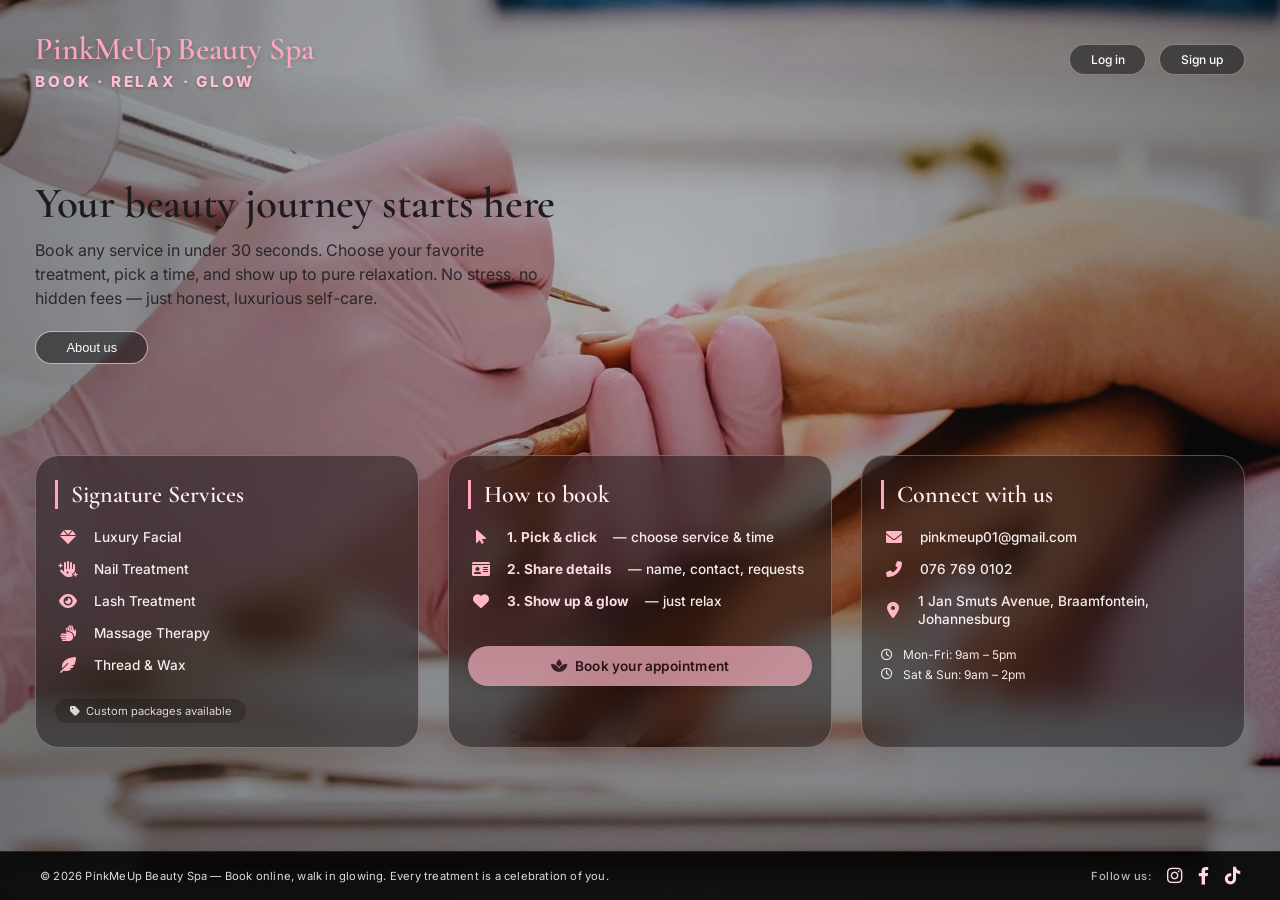
<file: index.html>
<!DOCTYPE html>
<html lang="en">
<head>
  <meta charset="UTF-8">
  <meta name="viewport" content="width=device-width, initial-scale=1.0, viewport-fit=cover, user-scalable=yes">
  <title>PinkMeUp Beauty Spa — Book & Unwind</title>
  <link rel="stylesheet" href="https://cdnjs.cloudflare.com/ajax/libs/font-awesome/6.0.0-beta3/css/all.min.css">
  <link href="https://fonts.googleapis.com/css2?family=Inter:opsz,wght@14..32,300;400;500;600;700;800&display=swap" rel="stylesheet">
  <link href="https://fonts.googleapis.com/css2?family=Cormorant+Garamond:wght@400;500;600;700&display=swap" rel="stylesheet">
  <style>
    * {
      margin: 0;
      padding: 0;
      box-sizing: border-box;
    }

    html, body {
      height: 100%;
      overflow-x: hidden;
    }

    body {
      font-family: 'Inter', sans-serif;
      background-image: url('Icons/nails2.jpg');
      background-size: cover;
      background-position: center 40%;
      background-repeat: no-repeat;
      background-attachment: fixed;
      display: flex;
      flex-direction: column;
    }

    .vignette {
      position: fixed;
      top: 0;
      left: 0;
      width: 100%;
      height: 100%;
      background: radial-gradient(circle at 50% 30%, rgba(0,0,0,0.08), rgba(0,0,0,0.4));
      z-index: 0;
      pointer-events: none;
    }

    .main {
      flex: 1;
      display: flex;
      flex-direction: column;
      justify-content: space-between;
      padding: 1.8rem 2.2rem 0 2.2rem;
      position: relative;
      z-index: 2;
      gap: 2rem;
    }

    .top-row {
      display: flex;
      justify-content: space-between;
      align-items: center;
      flex-wrap: wrap;
      gap: 1rem;
      background: transparent;
    }

    .brand h1 {
      font-family: 'Cormorant Garamond', serif;
      font-size: 2rem;
      font-weight: 600;
      color: #FFA5C0;
      text-shadow: 0 2px 5px rgba(0,0,0,0.2);
      letter-spacing: -0.2px;
    }

    .brand p {
      font-size: 0.95rem;
      font-weight: 800;
      letter-spacing: 2.8px;
      color: #FFBED2;
      text-shadow: 0 1px 3px rgba(0,0,0,0.3);
      margin-top: 4px;
      font-family: 'Inter', sans-serif;
    }

    .auth-group {
      display: flex;
      gap: 0.8rem;
    }

    .auth-btn {
      text-decoration: none;
      padding: 0.45rem 1.3rem;
      border-radius: 2rem;
      font-weight: 500;
      font-size: 0.75rem;
      transition: all 0.2s ease;
      background: rgba(0,0,0,0.45);
      border: 1px solid rgba(255,255,255,0.35);
      color: white;
      backdrop-filter: blur(5px);
    }

    .auth-btn:hover {
      background: rgba(0,0,0,0.65);
      transform: translateY(-1px);
      border-color: rgba(255,180,200,0.6);
    }

    .hero-text {
      text-align: left;
      max-width: 620px;
      margin: 0;
    }

    .hero-text h2 {
      font-family: 'Cormorant Garamond', serif;
      font-size: 2.7rem;
      font-weight: 600;
      color: #1E1A1D;
      letter-spacing: -0.4px;
      line-height: 1.2;
      margin-bottom: 0.5rem;
    }

    .hero-text p {
      font-size: 1rem;
      font-weight: 400;
      color: #232023;
      line-height: 1.5;
      margin: 0.5rem 0 1.3rem;
      max-width: 520px;
      opacity: 0.92;
    }

    .about-btn {
      background: rgba(0,0,0,0.45);
      border: 1px solid rgba(255,220,230,0.7);
      padding: 0.5rem 1.9rem;
      border-radius: 2rem;
      font-size: 0.8rem;
      font-weight: 500;
      color: white;
      cursor: pointer;
      transition: all 0.2s;
      backdrop-filter: blur(3px);
    }

    .about-btn:hover {
      background: rgba(0,0,0,0.65);
      transform: translateY(-1px);
      border-color: #FFB7C5;
    }

    .cards-row {
      display: flex;
      flex-wrap: wrap;
      gap: 1.8rem;
      justify-content: center;
      margin: 0.25rem 0 0;
    }

    .glass-card {
      flex: 1;
      min-width: 240px;
      background: rgba(20, 15, 18, 0.48);
      backdrop-filter: blur(16px);
      border-radius: 1.5rem;
      padding: 1.5rem 1.2rem;
      border: 1px solid rgba(255, 220, 230, 0.3);
      transition: all 0.3s cubic-bezier(0.2, 0, 0, 1);
      display: flex;
      flex-direction: column;
      box-shadow: 0 12px 28px rgba(0,0,0,0.08);
    }

    .glass-card:hover {
      transform: translateY(-4px);
      background: rgba(20, 15, 18, 0.65);
      border-color: rgba(255, 165, 192, 0.6);
      box-shadow: 0 20px 32px rgba(0,0,0,0.12);
    }

    .card-title {
      font-family: 'Cormorant Garamond', serif;
      font-size: 1.5rem;
      font-weight: 600;
      color: #FFF0F3;
      margin-bottom: 1.2rem;
      border-left: 3px solid #FFA5C0;
      padding-left: 0.8rem;
    }

    .service-item, .step-item, .contact-item {
      display: flex;
      align-items: center;
      gap: 0.8rem;
      margin-bottom: 0.85rem;
      color: rgba(255,250,250,0.94);
      font-size: 0.85rem;
      font-weight: 500;
      line-height: 1.35;
    }

    .service-item i, .step-item i, .contact-item i {
      width: 26px;
      color: #FFB7C5;
      font-size: 1rem;
      text-align: center;
    }

    .step-item strong {
      color: #FFDAE5;
      font-weight: 700;
      margin-right: 0.2rem;
    }

    .booking-wrapper {
      margin-top: 1.4rem;
      text-align: center;
    }

    .book-link {
      display: inline-flex;
      align-items: center;
      justify-content: center;
      gap: 8px;
      background: rgba(255, 183, 197, 0.7);
      width: 100%;
      padding: 0.75rem 0.5rem;
      border-radius: 2rem;
      font-weight: 600;
      font-size: 0.85rem;
      color: #2C121B;
      text-decoration: none;
      transition: all 0.25s ease;
      font-family: 'Inter', sans-serif;
      letter-spacing: 0.2px;
      box-shadow: 0 2px 6px rgba(0,0,0,0.05);
      backdrop-filter: blur(2px);
    }

    .book-link:hover {
      background: rgba(255, 183, 197, 0.85);
      transform: translateY(-2px);
      box-shadow: 0 8px 18px rgba(0,0,0,0.1);
    }

    .book-link i {
      font-size: 0.9rem;
      color: #3D1F2C;
    }

    .hours-text {
      color: rgba(255,250,250,0.92);
      font-size: 0.75rem;
      margin-top: 0.3rem;
      display: flex;
      align-items: center;
      gap: 0.6rem;
    }

    .step-note {
      font-size: 0.7rem;
      color: rgba(255,240,245,0.85);
      margin-top: 0.7rem;
      display: flex;
      align-items: center;
      gap: 6px;
      background: rgba(0,0,0,0.2);
      border-radius: 2rem;
      padding: 0.3rem 0.9rem;
      width: fit-content;
    }

    .footer-band {
      width: 100vw;
      position: relative;
      left: 50%;
      right: 50%;
      margin-left: -50vw;
      margin-right: -50vw;
      background: #000000dd;
      backdrop-filter: blur(4px);
      padding: 0.85rem 1rem;
      border-top: 1px solid rgba(255,255,255,0.1);
      margin-top: 1rem;
      margin-bottom: 0;
    }

    .footer-container {
      max-width: 1200px;
      margin: 0 auto;
      display: flex;
      flex-wrap: wrap;
      justify-content: space-between;
      align-items: center;
      gap: 1rem;
    }

    .footer-copyright {
      font-size: 0.7rem;
      color: rgba(255,255,255,0.85);
      letter-spacing: 0.2px;
    }

    .footer-social {
      display: flex;
      align-items: center;
      gap: 1rem;
    }

    .follow-text {
      font-size: 0.7rem;
      color: rgba(255,255,255,0.7);
      letter-spacing: 0.5px;
      font-weight: 500;
    }

    .footer-social a {
      color: #FFDAE5;
      font-size: 1.1rem;
      transition: all 0.2s;
      text-decoration: none;
    }

    .footer-social a:hover {
      color: white;
      transform: scale(1.1);
    }

    body {
      margin: 0;
      padding: 0;
    }

    .modal {
      display: none;
      position: fixed;
      top: 0;
      left: 0;
      width: 100%;
      height: 100%;
      background: rgba(0,0,0,0.65);
      backdrop-filter: blur(10px);
      align-items: center;
      justify-content: center;
      z-index: 2000;
      padding: 2rem;
    }

    .modal-content {
      background: white;
      max-width: 580px;
      width: 100%;
      border-radius: 1.8rem;
      padding: 2rem 2rem 1.8rem;
      text-align: left;
      box-shadow: 0 25px 40px rgba(0,0,0,0.2);
      margin: 0 auto;
      max-height: 90vh;
      overflow-y: auto;
    }

    .modal-content h4 {
      font-family: 'Cormorant Garamond', serif;
      font-size: 1.9rem;
      color: #C43A6B;
      margin-bottom: 1rem;
      text-align: center;
    }

    .modal-content p {
      font-size: 0.95rem;
      color: #3E2A32;
      line-height: 1.6;
      margin-bottom: 1rem;
    }

    .modal-content strong {
      color: #C43A6B;
    }

    .close-modal {
      background: linear-gradient(105deg, #D43F6B, #B83A62);
      border: none;
      padding: 0.6rem 2rem;
      border-radius: 2rem;
      color: white;
      font-weight: 600;
      cursor: pointer;
      transition: 0.2s;
      display: block;
      margin: 1rem auto 0.5rem;
      font-size: 0.9rem;
    }

    .close-modal:hover {
      transform: scale(0.98);
    }
  </style>
</head>
<body>
<div class="vignette"></div>

<div class="main">
  <div class="top-row">
    <div class="brand">
      <h1>PinkMeUp Beauty Spa</h1>
      <p>BOOK · RELAX · GLOW</p>
    </div>
    <div class="auth-group">
      <a href="prototype/login.html" class="auth-btn">Log in</a>
      <a href="signUp.html" class="auth-btn">Sign up</a>
    </div>
  </div>

  <div class="hero-text">
    <h2>Your beauty journey starts here</h2>
    <p>Book any service in under 30 seconds. Choose your favorite treatment, pick a time, and show up to pure relaxation. No stress, no hidden fees — just honest, luxurious self-care.</p>
    <button class="about-btn" id="aboutUsBtn">About us</button>
  </div>

  <div class="cards-row">
    <div class="glass-card">
      <div class="card-title">Signature Services</div>
      <div class="service-item"><i class="fas fa-gem"></i> Luxury Facial</div>
      <div class="service-item"><i class="fas fa-hand-sparkles"></i> Nail Treatment</div>
      <div class="service-item"><i class="fas fa-eye"></i> Lash Treatment</div>
      <div class="service-item"><i class="fas fa-hands"></i> Massage Therapy</div>
      <div class="service-item"><i class="fas fa-feather-alt"></i> Thread & Wax</div>
      <div class="step-note"><i class="fas fa-tag"></i> Custom packages available</div>
    </div>

    <div class="glass-card">
      <div class="card-title">How to book</div>
      <div class="step-item"><i class="fas fa-mouse-pointer"></i> <strong>1. Pick & click</strong> — choose service & time</div>
      <div class="step-item"><i class="fas fa-id-card"></i> <strong>2. Share details</strong> — name, contact, requests</div>
      <div class="step-item"><i class="fas fa-heart"></i> <strong>3. Show up & glow</strong> — just relax</div>
      <div class="booking-wrapper">
        <a href="prototype/login.html" class="book-link">
          <i class="fas fa-spa"></i> Book your appointment
        </a>
      </div>
    </div>

    <div class="glass-card">
      <div class="card-title">Connect with us</div>
      <div class="contact-item"><i class="fas fa-envelope"></i> pinkmeup01@gmail.com</div>
      <div class="contact-item"><i class="fas fa-phone-alt"></i> 076 769 0102</div>
      <div class="contact-item"><i class="fas fa-map-marker-alt"></i> 1 Jan Smuts Avenue, Braamfontein, Johannesburg</div>
      <div class="hours-text"><i class="far fa-clock"></i> Mon-Fri: 9am – 5pm</div>
      <div class="hours-text"><i class="far fa-clock"></i> Sat & Sun: 9am – 2pm</div>
    </div>
  </div>

  <div class="footer-band">
    <div class="footer-container">
      <div class="footer-copyright">
        © 2026 PinkMeUp Beauty Spa — Book online, walk in glowing. Every treatment is a celebration of you.
      </div>
      <div class="footer-social">
        <span class="follow-text">Follow us:</span>
        <a href="https://www.instagram.com/pinkmeup.beauty?igsh=MW9vM3hpYjZuc3E2bw%3D%3D" target="_blank" rel="noopener noreferrer"><i class="fab fa-instagram"></i></a>
        <a href="https://web.facebook.com/PinkxMeUp" target="_blank" rel="noopener noreferrer"><i class="fab fa-facebook-f"></i></a>
        <a href="https://www.tiktok.com/@pinkmeup.beauty?is_from_webapp=1&sender_device=pc" target="_blank" rel="noopener noreferrer"><i class="fab fa-tiktok"></i></a>
      </div>
    </div>
  </div>
</div>

<div id="aboutModal" class="modal">
  <div class="modal-content">
    <h4>Our story</h4>
    <p><strong>PinkMeUp Beauty Spa & Academy</strong> was founded by <strong>Phumuzile Moyo</strong>, a self-taught beauty entrepreneur who turned her passion into a thriving business. Growing up as the only girl with four brothers, she developed resilience and a strong work ethic. After working in retail and later at Sorbet, she launched a mobile beauty service and then opened her first spa at Wits University in <strong>2021</strong>.</p>
    <p>Today, PinkMeUp is located inside <strong>Wits University, Matrix Building, Floor 1</strong>, offering luxury facials, nail treatments, lash artistry, massage therapy, and waxing. The business also operates a <strong>QCTO and SDCC accredited academy</strong>, providing professional beauty courses and short programs.</p>
    <p>Ms. Moyo manages daily operations with a focus on efficiency, staff development, and personalized client experiences. This web-based booking system was created to solve scheduling conflicts, reduce manual work, and give clients an easy way to book services — all while giving the manager clear insights into staff workloads and service trends.</p>
    <p>For inquiries, reach out at <strong>pinkmeup01@gmail.com</strong> or call 076 769 0102.</p>
    <button class="close-modal" id="closeModalBtn">Close</button>
  </div>
</div>

<script>
  const modal = document.getElementById('aboutModal');
  const aboutBtn = document.getElementById('aboutUsBtn');
  const closeBtn = document.getElementById('closeModalBtn');

  aboutBtn.onclick = function() {
    modal.style.display = 'flex';
  }

  closeBtn.onclick = function() {
    modal.style.display = 'none';
  }

  window.onclick = function(event) {
    if (event.target == modal) {
      modal.style.display = 'none';
    }
  }
</script>
</body>
</html>
</file>
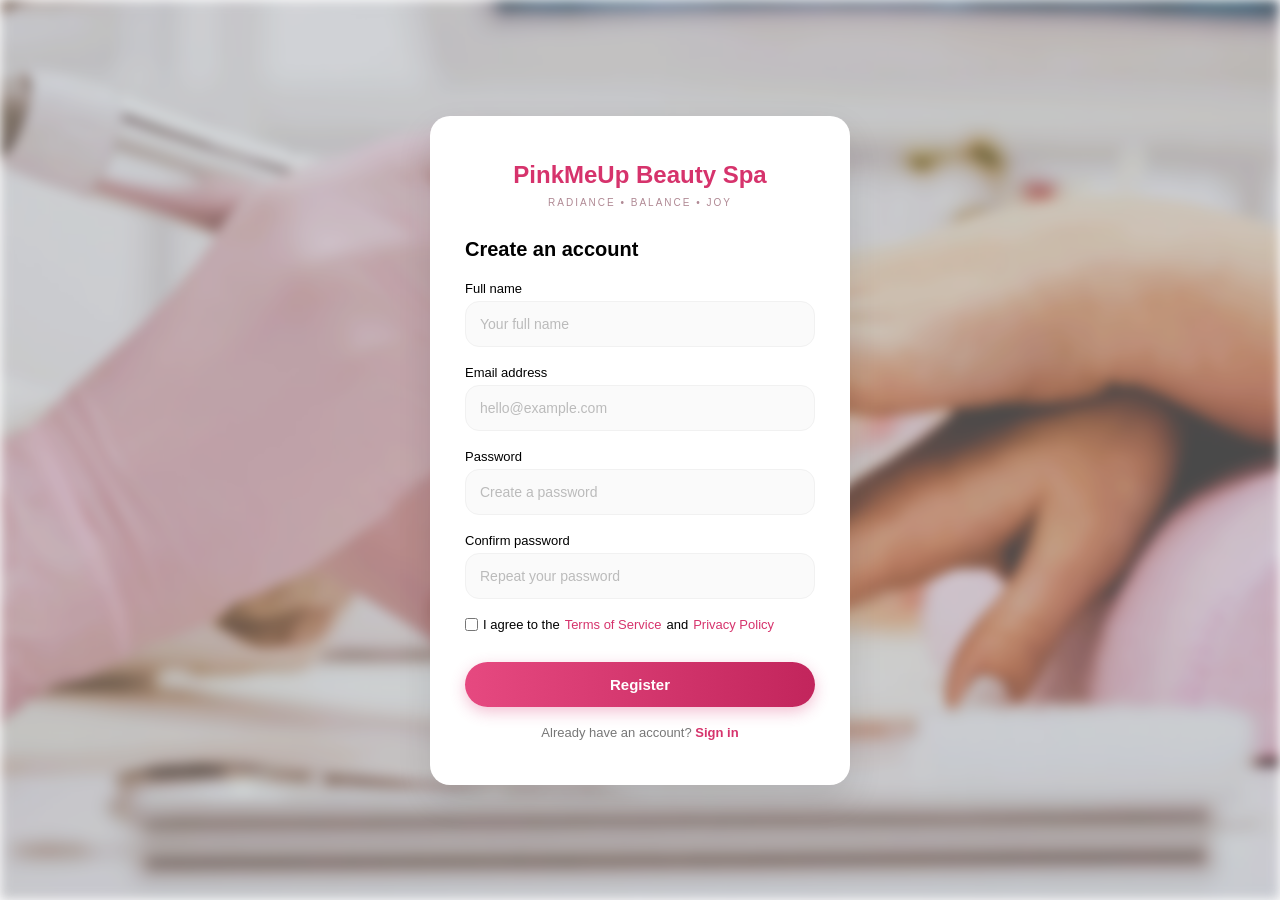
<file: signUp.html>
<!DOCTYPE html>
<html lang="en">
<head>
    <meta charset="UTF-8">
    <meta name="viewport" content="width=device-width, initial-scale=1.0, viewport-fit=cover">
    <title>PinkMeUp Beauty Spa — Create Account</title>
    <style>
        * { margin: 0; padding: 0; box-sizing: border-box; font-family: Arial, sans-serif; }

        body {
            position: relative;
            min-height: 100vh;
            display: flex;
            justify-content: center;
            align-items: center;
            padding: 20px;
        }

        body::before {
            content: "";
            position: fixed;
            inset: 0;
            background-image: url('Icons/nails2.jpg');
            background-size: cover;
            background-position: center;
            filter: blur(6px);
            opacity: 0.75;
            z-index: -1;
        }

        .container { width: 100%; display: flex; justify-content: center; align-items: center; }

        .login-card {
            background: #fff;
            padding: 45px 35px;
            width: 100%;
            max-width: 420px;
            border-radius: 20px;
            box-shadow: 0 15px 35px rgba(0,0,0,0.1);
            margin: 20px auto;
        }

        header { text-align: center; }
        .logo  { color: #d6336c; font-size: 24px; font-weight: 700; }
        .tagline { font-size: 10px; color: #b08994; letter-spacing: 2px; margin: 8px 0 30px; }
        h2 { font-size: 20px; font-weight: 600; margin-bottom: 20px; }

        form { display: flex; flex-direction: column; }
        label { font-size: 13px; margin-bottom: 5px; }

        input[type="text"],
        input[type="email"],
        input[type="password"] {
            padding: 14px;
            border-radius: 14px;
            border: 1px solid #f1f1f1;
            background: #fafafa;
            margin-bottom: 18px;
            font-size: 14px;
            width: 100%;
        }
        input::placeholder { color: #bbb; }
        input:focus { border: 1px solid #d6336c; background: #fff; outline: none; }

        .options {
            display: flex;
            justify-content: space-between;
            align-items: center;
            font-size: 12px;
            margin-bottom: 25px;
        }
        .options label { display: flex; align-items: center; gap: 5px; }
        .options a { text-decoration: none; color: #d6336c; }

        button[type="submit"] {
            padding: 14px;
            border: none;
            border-radius: 30px;
            background: linear-gradient(to right, #e64980, #c2255c);
            color: white;
            font-weight: 600;
            font-size: 15px;
            cursor: pointer;
            box-shadow: 0 5px 15px rgba(214,51,108,0.3);
            transition: 0.2s;
        }
        button[type="submit"]:hover { transform: translateY(-1px); }

        .signup { margin-top: 18px; font-size: 13px; text-align: center; color: #777; }
        .signup a { color: #d6336c; font-weight: 600; text-decoration: none; }

        .message {
            padding: 12px 16px;
            border-radius: 12px;
            margin-bottom: 20px;
            text-align: center;
            font-size: 14px;
            font-weight: 500;
            display: none;
        }
        .message.success { background: #d4edda; color: #155724; border-left: 4px solid #28a745; }
        .message.error   { background: #f8d7da; color: #721c24; border-left: 4px solid #dc3545; }

        @media (max-width: 480px) {
            .login-card { padding: 35px 25px; }
            .logo { font-size: 20px; }
            h2 { font-size: 18px; }
        }
    </style>
</head>
<body>

<main class="container">
    <section class="login-card">
        <header>
            <h1 class="logo">PinkMeUp Beauty Spa</h1>
            <p class="tagline">RADIANCE • BALANCE • JOY</p>
        </header>

        <h2>Create an account</h2>

        <div id="messageArea" class="message"></div>

        <form id="signupForm">
            <label>Full name</label>
            <input type="text" id="fullName" placeholder="Your full name" required>

            <label>Email address</label>
            <input type="email" id="email" placeholder="hello@example.com" required>

            <label>Password</label>
            <input type="password" id="password" placeholder="Create a password" required>

            <label>Confirm password</label>
            <input type="password" id="confirmPassword" placeholder="Repeat your password" required>

            <section class="options">
                <label class="remember">
                    <input type="checkbox" id="termsCheckbox">
                    I agree to the <a href="#">Terms of Service</a> and <a href="#">Privacy Policy</a>
                </label>
            </section>

            <button type="submit" id="registerBtn">Register</button>

            <p class="signup">
                Already have an account? <a href="prototype/login.html">Sign in</a>
            </p>
        </form>
    </section>
</main>

<!--
  script.js holds the shared user database (STAFF_USERS, CUSTOMERS)
  and exposes registerCustomer(). The path is relative to signUp.html
  which lives at the project root, one level above prototype/.
-->
<script src="prototype/script.js"></script>
<script>
    document.getElementById('signupForm').addEventListener('submit', function (e) {
        e.preventDefault();

        const name     = document.getElementById('fullName').value.trim();
        const email    = document.getElementById('email').value.trim();
        const password = document.getElementById('password').value;
        const confirm  = document.getElementById('confirmPassword').value;
        const terms    = document.getElementById('termsCheckbox').checked;
        const msgEl    = document.getElementById('messageArea');
        const btn      = document.getElementById('registerBtn');

        function showMsg(text, type) {
            msgEl.textContent = text;
            msgEl.className   = 'message ' + type;
            msgEl.style.display = 'block';
        }

        // ── Client-side validation ──────────────────────────
        if (!name) {
            showMsg("Please enter your full name.", "error"); return;
        }
        if (password.length < 6) {
            showMsg("Password must be at least 6 characters.", "error"); return;
        }
        if (password !== confirm) {
            showMsg("Passwords do not match. Please try again.", "error"); return;
        }
        if (!terms) {
            showMsg("You must accept the Terms of Service to continue.", "error"); return;
        }

        // ── Attempt registration via shared database ────────
        const result = registerCustomer({ name, email, password });

        if (!result.ok) {
            showMsg(result.error, "error"); return;
        }

        // ── Success ─────────────────────────────────────────
        showMsg("Account created! Redirecting to your dashboard…", "success");
        btn.disabled = true;
        btn.style.opacity = "0.6";

        setTimeout(function () {
            window.location.href = "prototype/customerdashboard.html";
        }, 1400);
    });
</script>

</body>
</html>
</file>
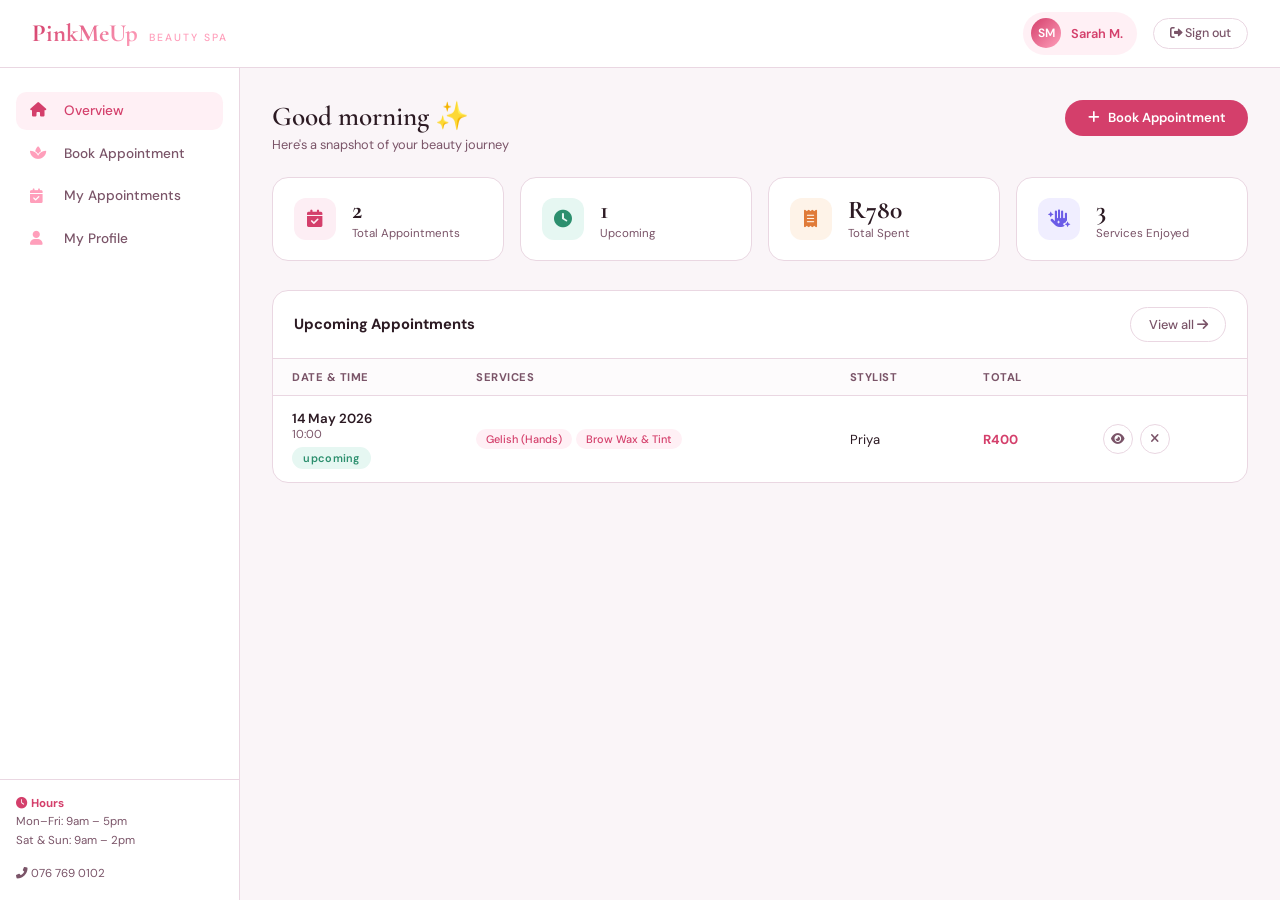
<file: prototype/customerdashboard.html>
<!DOCTYPE html>
<html lang="en">
<head>
  <meta charset="UTF-8">
  <meta name="viewport" content="width=device-width, initial-scale=1.0, viewport-fit=cover">
  <title>PinkMeUp | My Dashboard</title>
  <link href="https://fonts.googleapis.com/css2?family=Cormorant+Garamond:ital,wght@0,400;0,500;0,600;0,700;1,400&family=DM+Sans:wght@300;400;500;600&display=swap" rel="stylesheet">
  <link rel="stylesheet" href="https://cdnjs.cloudflare.com/ajax/libs/font-awesome/6.0.0-beta3/css/all.min.css">
  <style>
    :root {
      --rose:       #D43F6B;
      --rose-light: #FF9FBB;
      --rose-pale:  #FFF0F5;
      --rose-mid:   #F5C6D8;
      --ink:        #2C1A23;
      --muted:      #7A5468;
      --border:     #EAD7E2;
      --bg:         #FAF5F8;
      --white:      #FFFFFF;
      --success:    #2C8F6E;
      --warning:    #E07B39;
    }

    * { margin: 0; padding: 0; box-sizing: border-box; }

    body {
      font-family: 'DM Sans', sans-serif;
      background: var(--bg);
      color: var(--ink);
      height: 100vh;
      overflow: hidden;
      display: flex;
      flex-direction: column;
    }

    /* ─── HEADER ─── */
    .header {
      background: var(--white);
      border-bottom: 1px solid var(--border);
      padding: 0.75rem 2rem;
      display: flex;
      justify-content: space-between;
      align-items: center;
      flex-shrink: 0;
      gap: 1rem;
    }
    .brand {
      display: flex;
      align-items: baseline;
      gap: 0.7rem;
    }
    .brand-name {
      font-family: 'Cormorant Garamond', serif;
      font-size: 1.55rem;
      font-weight: 700;
      background: linear-gradient(135deg, var(--rose), var(--rose-light));
      -webkit-background-clip: text;
      background-clip: text;
      color: transparent;
      line-height: 1;
    }
    .brand-tag {
      font-size: 0.65rem;
      letter-spacing: 2px;
      color: var(--rose-light);
      font-weight: 500;
    }
    .header-right {
      display: flex;
      align-items: center;
      gap: 1rem;
    }
    .user-pill {
      display: flex;
      align-items: center;
      gap: 0.6rem;
      background: var(--rose-pale);
      padding: 0.4rem 0.9rem 0.4rem 0.5rem;
      border-radius: 2rem;
    }
    .avatar {
      width: 30px;
      height: 30px;
      border-radius: 50%;
      background: linear-gradient(135deg, var(--rose), var(--rose-light));
      display: flex;
      align-items: center;
      justify-content: center;
      color: white;
      font-size: 0.75rem;
      font-weight: 600;
    }
    .user-name {
      font-size: 0.8rem;
      font-weight: 600;
      color: var(--rose);
    }
    .signout-btn {
      background: transparent;
      border: 1.5px solid var(--border);
      padding: 0.4rem 1rem;
      border-radius: 2rem;
      font-size: 0.78rem;
      font-weight: 500;
      color: var(--muted);
      cursor: pointer;
      transition: 0.2s;
      font-family: inherit;
    }
    .signout-btn:hover { border-color: var(--rose); color: var(--rose); }

    /* ─── APP LAYOUT ─── */
    .app {
      display: flex;
      flex: 1;
      overflow: hidden;
    }

    /* ─── SIDEBAR ─── */
    .sidebar {
      width: 240px;
      background: var(--white);
      border-right: 1px solid var(--border);
      display: flex;
      flex-direction: column;
      flex-shrink: 0;
    }
    .nav {
      padding: 1.5rem 1rem;
      display: flex;
      flex-direction: column;
      gap: 0.3rem;
      flex: 1;
    }
    .nav-item {
      display: flex;
      align-items: center;
      gap: 0.85rem;
      padding: 0.65rem 0.9rem;
      border-radius: 0.65rem;
      font-size: 0.85rem;
      font-weight: 500;
      color: var(--muted);
      cursor: pointer;
      transition: 0.18s;
    }
    .nav-item i { width: 20px; font-size: 0.9rem; color: var(--rose-light); }
    .nav-item.active { background: var(--rose-pale); color: var(--rose); }
    .nav-item.active i { color: var(--rose); }
    .nav-item:hover:not(.active) { background: #fdf8fb; color: var(--ink); }
    .sidebar-footer {
      padding: 1rem;
      border-top: 1px solid var(--border);
      font-size: 0.72rem;
      color: var(--muted);
    }
    .sidebar-footer p { margin-bottom: 0.2rem; }
    .sidebar-footer strong { color: var(--rose); }

    /* ─── MAIN ─── */
    .main {
      flex: 1;
      overflow-y: auto;
      padding: 2rem;
      background: var(--bg);
    }
    .view { display: none; animation: fadeIn 0.22s ease; }
    .view.active { display: block; }
    @keyframes fadeIn {
      from { opacity: 0; transform: translateY(6px); }
      to   { opacity: 1; transform: translateY(0); }
    }
    .view-header {
      display: flex;
      justify-content: space-between;
      align-items: flex-start;
      flex-wrap: wrap;
      gap: 1rem;
      margin-bottom: 1.5rem;
    }
    .section-title {
      font-family: 'Cormorant Garamond', serif;
      font-size: 1.7rem;
      font-weight: 600;
      color: var(--ink);
    }
    .section-sub {
      font-size: 0.8rem;
      color: var(--muted);
      margin-top: 0.2rem;
    }
    .btn-primary {
      background: var(--rose);
      border: none;
      color: white;
      padding: 0.6rem 1.4rem;
      border-radius: 2rem;
      font-weight: 600;
      font-size: 0.82rem;
      cursor: pointer;
      transition: 0.2s;
      display: inline-flex;
      align-items: center;
      gap: 0.5rem;
      font-family: inherit;
    }
    .btn-primary:hover { background: #b83b5e; transform: translateY(-1px); }
    .btn-ghost {
      background: transparent;
      border: 1.5px solid var(--border);
      color: var(--muted);
      padding: 0.5rem 1.1rem;
      border-radius: 2rem;
      font-size: 0.8rem;
      font-weight: 500;
      cursor: pointer;
      transition: 0.2s;
      font-family: inherit;
    }
    .btn-ghost:hover { border-color: var(--rose); color: var(--rose); }

    /* ─── OVERVIEW CARDS ─── */
    .overview-grid {
      display: grid;
      grid-template-columns: repeat(auto-fit, minmax(200px, 1fr));
      gap: 1rem;
      margin-bottom: 1.8rem;
    }
    .stat-card {
      background: var(--white);
      border: 1px solid var(--border);
      border-radius: 1rem;
      padding: 1.2rem 1.3rem;
      display: flex;
      align-items: center;
      gap: 1rem;
    }
    .stat-icon {
      width: 42px;
      height: 42px;
      border-radius: 0.75rem;
      display: flex;
      align-items: center;
      justify-content: center;
      font-size: 1.1rem;
      flex-shrink: 0;
    }
    .stat-icon.pink   { background: #FDEEF4; color: var(--rose); }
    .stat-icon.teal   { background: #E6F7F2; color: var(--success); }
    .stat-icon.amber  { background: #FEF3E8; color: var(--warning); }
    .stat-icon.purple { background: #F0EEFF; color: #6B5CE7; }
    .stat-val {
      font-family: 'Cormorant Garamond', serif;
      font-size: 1.6rem;
      font-weight: 700;
      color: var(--ink);
      line-height: 1;
    }
    .stat-label { font-size: 0.72rem; color: var(--muted); margin-top: 0.2rem; }

    /* ─── APPOINTMENTS TABLE ─── */
    .card {
      background: var(--white);
      border: 1px solid var(--border);
      border-radius: 1rem;
      overflow: hidden;
    }
    .card-head {
      padding: 1rem 1.3rem;
      border-bottom: 1px solid var(--border);
      display: flex;
      justify-content: space-between;
      align-items: center;
      gap: 0.8rem;
      flex-wrap: wrap;
    }
    .card-head-title {
      font-size: 0.92rem;
      font-weight: 700;
      color: var(--ink);
    }
    .badge {
      display: inline-flex;
      align-items: center;
      gap: 0.3rem;
      padding: 0.25rem 0.7rem;
      border-radius: 2rem;
      font-size: 0.68rem;
      font-weight: 600;
      letter-spacing: 0.3px;
    }
    .badge-upcoming { background: #E6F7F2; color: var(--success); }
    .badge-past     { background: #F5F5F5; color: #888; }
    .badge-cancelled{ background: #FEF2F2; color: #DC2626; }
    .badge-pending  { background: var(--rose-pale); color: var(--rose); }

    table { width: 100%; border-collapse: collapse; }
    thead th {
      padding: 0.7rem 1.2rem;
      font-size: 0.7rem;
      font-weight: 700;
      letter-spacing: 0.5px;
      text-transform: uppercase;
      color: var(--muted);
      text-align: left;
      background: #FDFBFC;
      border-bottom: 1px solid var(--border);
    }
    tbody tr { border-bottom: 1px solid #f5eff3; transition: 0.15s; }
    tbody tr:last-child { border-bottom: none; }
    tbody tr:hover { background: #FFFAFC; }
    td { padding: 0.85rem 1.2rem; font-size: 0.82rem; vertical-align: middle; }
    .td-services { max-width: 240px; }
    .service-chips {
      display: flex;
      flex-wrap: wrap;
      gap: 0.3rem;
    }
    .chip {
      background: var(--rose-pale);
      color: var(--rose);
      border-radius: 2rem;
      padding: 0.2rem 0.6rem;
      font-size: 0.68rem;
      font-weight: 500;
      white-space: nowrap;
    }
    .chip-more {
      background: var(--border);
      color: var(--muted);
      border-radius: 2rem;
      padding: 0.2rem 0.6rem;
      font-size: 0.68rem;
      font-weight: 500;
    }
    .appt-actions { display: flex; gap: 0.4rem; }
    .icon-btn {
      width: 30px;
      height: 30px;
      border-radius: 50%;
      border: 1.5px solid var(--border);
      background: white;
      display: flex;
      align-items: center;
      justify-content: center;
      cursor: pointer;
      font-size: 0.75rem;
      color: var(--muted);
      transition: 0.15s;
    }
    .icon-btn:hover { border-color: var(--rose); color: var(--rose); }
    .icon-btn.danger:hover { border-color: #DC2626; color: #DC2626; }

    /* ─── BOOKING WIZARD ─── */
    .wizard-wrap {
      background: var(--white);
      border: 1px solid var(--border);
      border-radius: 1.2rem;
      overflow: hidden;
    }
    .wizard-steps {
      display: flex;
      border-bottom: 1px solid var(--border);
      background: #FDFBFC;
    }
    .w-step {
      flex: 1;
      padding: 1rem;
      text-align: center;
      font-size: 0.75rem;
      font-weight: 600;
      color: var(--muted);
      border-right: 1px solid var(--border);
      position: relative;
      transition: 0.2s;
    }
    .w-step:last-child { border-right: none; }
    .w-step.active { color: var(--rose); background: white; }
    .w-step.done   { color: var(--success); }
    .w-step-num {
      width: 22px;
      height: 22px;
      border-radius: 50%;
      background: var(--border);
      color: var(--muted);
      font-size: 0.68rem;
      font-weight: 700;
      display: flex;
      align-items: center;
      justify-content: center;
      margin: 0 auto 0.3rem;
    }
    .w-step.active .w-step-num { background: var(--rose); color: white; }
    .w-step.done   .w-step-num { background: var(--success); color: white; }

    .wizard-body { padding: 1.8rem; }

    /* Step 1: Service Picker */
    .services-picker { display: flex; gap: 1.5rem; }
    .service-categories { width: 190px; flex-shrink: 0; }
    .cat-btn {
      display: block;
      width: 100%;
      padding: 0.6rem 0.9rem;
      border-radius: 0.6rem;
      border: none;
      background: transparent;
      text-align: left;
      font-size: 0.8rem;
      font-weight: 500;
      color: var(--muted);
      cursor: pointer;
      transition: 0.15s;
      font-family: inherit;
      margin-bottom: 0.2rem;
    }
    .cat-btn:hover { background: #fdf8fb; }
    .cat-btn.active { background: var(--rose-pale); color: var(--rose); font-weight: 600; }
    .services-list-wrap { flex: 1; }
    .service-grid {
      display: grid;
      grid-template-columns: 1fr 1fr;
      gap: 0.7rem;
    }
    .svc-card {
      border: 1.5px solid var(--border);
      border-radius: 0.8rem;
      padding: 0.85rem 1rem;
      cursor: pointer;
      transition: 0.18s;
      position: relative;
      background: white;
    }
    .svc-card:hover { border-color: var(--rose-light); background: #FFFAFC; }
    .svc-card.selected {
      border-color: var(--rose);
      background: var(--rose-pale);
    }
    .svc-card.selected::after {
      content: '\f00c';
      font-family: 'Font Awesome 5 Free';
      font-weight: 900;
      position: absolute;
      top: 0.5rem;
      right: 0.6rem;
      font-size: 0.7rem;
      color: var(--rose);
    }
    .svc-card-name { font-size: 0.82rem; font-weight: 600; color: var(--ink); margin-bottom: 0.3rem; }
    .svc-card-meta { display: flex; gap: 0.8rem; align-items: center; }
    .svc-card-price { font-size: 0.8rem; font-weight: 700; color: var(--rose); }
    .svc-card-dur   { font-size: 0.7rem; color: var(--muted); }

    /* Cart */
    .cart-panel {
      background: #FDFBFC;
      border: 1.5px dashed var(--rose-mid);
      border-radius: 0.9rem;
      padding: 1rem;
      margin-top: 1.3rem;
      min-height: 70px;
    }
    .cart-panel-title {
      font-size: 0.72rem;
      font-weight: 700;
      text-transform: uppercase;
      letter-spacing: 0.5px;
      color: var(--muted);
      margin-bottom: 0.6rem;
      display: flex;
      align-items: center;
      gap: 0.4rem;
    }
    .cart-items { display: flex; flex-wrap: wrap; gap: 0.4rem; }
    .cart-chip {
      display: flex;
      align-items: center;
      gap: 0.4rem;
      background: white;
      border: 1px solid var(--rose-mid);
      border-radius: 2rem;
      padding: 0.28rem 0.4rem 0.28rem 0.7rem;
      font-size: 0.73rem;
      font-weight: 500;
      color: var(--ink);
    }
    .cart-chip-remove {
      width: 18px;
      height: 18px;
      border-radius: 50%;
      background: var(--rose-mid);
      border: none;
      cursor: pointer;
      display: flex;
      align-items: center;
      justify-content: center;
      font-size: 0.6rem;
      color: var(--rose);
      transition: 0.15s;
      font-family: inherit;
    }
    .cart-chip-remove:hover { background: var(--rose); color: white; }
    .cart-empty-msg {
      font-size: 0.78rem;
      color: #c4a0b4;
      font-style: italic;
      text-align: center;
      padding: 0.8rem 0;
    }
    .cart-summary {
      display: flex;
      justify-content: space-between;
      align-items: center;
      margin-top: 0.8rem;
      padding-top: 0.8rem;
      border-top: 1px solid var(--rose-mid);
    }
    .cart-total-label { font-size: 0.75rem; color: var(--muted); font-weight: 600; }
    .cart-total-val   { font-size: 1rem; font-weight: 700; color: var(--rose); }
    .cart-duration    { font-size: 0.7rem; color: var(--muted); }

    /* Step 2: Date/Time */
    .datetime-grid { display: grid; grid-template-columns: 1fr 1fr; gap: 1.5rem; }
    .dt-label { font-size: 0.75rem; font-weight: 700; text-transform: uppercase; letter-spacing: 0.4px; color: var(--muted); margin-bottom: 0.8rem; }
    .time-slots { display: grid; grid-template-columns: repeat(3, 1fr); gap: 0.5rem; }
    .time-slot {
      border: 1.5px solid var(--border);
      border-radius: 0.6rem;
      padding: 0.5rem;
      text-align: center;
      font-size: 0.78rem;
      font-weight: 500;
      cursor: pointer;
      transition: 0.15s;
      color: var(--ink);
    }
    .time-slot:hover { border-color: var(--rose-light); }
    .time-slot.selected { border-color: var(--rose); background: var(--rose-pale); color: var(--rose); font-weight: 700; }
    .time-slot.unavailable { opacity: 0.35; cursor: not-allowed; border-style: dashed; }
    input[type="date"] {
      width: 100%;
      padding: 0.7rem 0.9rem;
      border: 1.5px solid var(--border);
      border-radius: 0.7rem;
      font-size: 0.85rem;
      font-family: inherit;
      color: var(--ink);
      background: white;
      cursor: pointer;
      transition: 0.15s;
    }
    input[type="date"]:focus { outline: none; border-color: var(--rose); }
    .stylist-grid { display: grid; grid-template-columns: repeat(3, 1fr); gap: 0.6rem; margin-top: 1rem; }
    .stylist-btn {
      border: 1.5px solid var(--border);
      border-radius: 0.7rem;
      padding: 0.7rem 0.5rem;
      text-align: center;
      cursor: pointer;
      transition: 0.15s;
      background: white;
      font-family: inherit;
    }
    .stylist-btn:hover { border-color: var(--rose-light); }
    .stylist-btn.selected { border-color: var(--rose); background: var(--rose-pale); }
    .stylist-av { width: 34px; height: 34px; border-radius: 50%; background: linear-gradient(135deg, var(--rose-light), var(--rose)); display: flex; align-items: center; justify-content: center; color: white; font-size: 0.8rem; font-weight: 700; margin: 0 auto 0.4rem; }
    .stylist-name { font-size: 0.7rem; font-weight: 600; color: var(--ink); }

    /* Step 3: Details */
    .details-form { max-width: 480px; }
    .form-group { margin-bottom: 1.1rem; }
    .form-label { display: block; font-size: 0.75rem; font-weight: 700; text-transform: uppercase; letter-spacing: 0.4px; color: var(--muted); margin-bottom: 0.4rem; }
    .form-input, .form-textarea {
      width: 100%;
      padding: 0.7rem 0.9rem;
      border: 1.5px solid var(--border);
      border-radius: 0.7rem;
      font-size: 0.85rem;
      font-family: inherit;
      color: var(--ink);
      background: white;
      transition: 0.15s;
    }
    .form-input:focus, .form-textarea:focus { outline: none; border-color: var(--rose); }
    .form-textarea { resize: vertical; min-height: 80px; }

    /* Step 4: Review */
    .review-card {
      background: #FDFBFC;
      border: 1px solid var(--border);
      border-radius: 1rem;
      padding: 1.4rem;
      max-width: 520px;
    }
    .review-section-title {
      font-size: 0.68rem;
      font-weight: 700;
      letter-spacing: 0.6px;
      text-transform: uppercase;
      color: var(--muted);
      margin-bottom: 0.6rem;
      padding-bottom: 0.4rem;
      border-bottom: 1px solid var(--border);
    }
    .review-row {
      display: flex;
      justify-content: space-between;
      align-items: flex-start;
      padding: 0.45rem 0;
      font-size: 0.82rem;
    }
    .review-row span:first-child { color: var(--muted); }
    .review-row span:last-child  { font-weight: 600; color: var(--ink); text-align: right; }
    .review-services-list { margin: 0.4rem 0; }
    .review-svc-item {
      display: flex;
      justify-content: space-between;
      align-items: center;
      padding: 0.4rem 0;
      font-size: 0.8rem;
      border-bottom: 1px dashed var(--border);
    }
    .review-svc-item:last-child { border-bottom: none; }
    .review-total {
      display: flex;
      justify-content: space-between;
      padding: 0.6rem 0 0;
      font-size: 0.92rem;
      font-weight: 700;
      color: var(--rose);
      margin-top: 0.4rem;
    }

    /* Wizard nav */
    .wizard-nav {
      display: flex;
      justify-content: space-between;
      align-items: center;
      padding: 1.2rem 1.8rem;
      border-top: 1px solid var(--border);
      background: #FDFBFC;
    }
    .step-indicator {
      font-size: 0.75rem;
      color: var(--muted);
    }

    /* ─── EMPTY STATE ─── */
    .empty-state {
      text-align: center;
      padding: 3rem 1rem;
      color: var(--muted);
    }
    .empty-state i { font-size: 2.5rem; color: var(--rose-mid); margin-bottom: 1rem; display: block; }
    .empty-state p { font-size: 0.85rem; margin-bottom: 1rem; }

    /* ─── TOAST ─── */
    #toast {
      position: fixed;
      bottom: 24px;
      left: 50%;
      transform: translateX(-50%) translateY(10px);
      background: var(--ink);
      color: white;
      padding: 0.65rem 1.4rem;
      border-radius: 2rem;
      font-size: 0.8rem;
      opacity: 0;
      transition: 0.25s;
      pointer-events: none;
      z-index: 3000;
      white-space: nowrap;
    }
    #toast.show { opacity: 1; transform: translateX(-50%) translateY(0); }

    /* ─── DETAIL MODAL ─── */
    .overlay {
      display: none;
      position: fixed;
      inset: 0;
      background: rgba(0,0,0,0.5);
      backdrop-filter: blur(6px);
      z-index: 2000;
      align-items: center;
      justify-content: center;
      padding: 1.5rem;
    }
    .overlay.open { display: flex; }
    .modal-box {
      background: white;
      border-radius: 1.3rem;
      padding: 1.8rem;
      width: 100%;
      max-width: 480px;
      max-height: 90vh;
      overflow-y: auto;
      animation: fadeIn 0.2s ease;
    }
    .modal-header {
      display: flex;
      justify-content: space-between;
      align-items: center;
      margin-bottom: 1.2rem;
    }
    .modal-title {
      font-family: 'Cormorant Garamond', serif;
      font-size: 1.4rem;
      font-weight: 600;
      color: var(--rose);
    }
    .modal-close {
      width: 30px; height: 30px;
      border-radius: 50%;
      border: none;
      background: var(--border);
      cursor: pointer;
      font-size: 0.8rem;
      color: var(--muted);
      display: flex;
      align-items: center;
      justify-content: center;
      transition: 0.15s;
    }
    .modal-close:hover { background: var(--rose); color: white; }

    /* ─── PROFILE ─── */
    .profile-grid { display: grid; grid-template-columns: 1fr 1fr; gap: 1rem; max-width: 560px; }
    .profile-card {
      background: var(--white);
      border: 1px solid var(--border);
      border-radius: 1rem;
      padding: 1.3rem;
    }
    .profile-avatar-large {
      width: 72px; height: 72px;
      border-radius: 50%;
      background: linear-gradient(135deg, var(--rose), var(--rose-light));
      display: flex;
      align-items: center;
      justify-content: center;
      font-family: 'Cormorant Garamond', serif;
      font-size: 1.8rem;
      font-weight: 700;
      color: white;
      margin-bottom: 0.9rem;
    }
  </style>
</head>
<body>

<!-- HEADER -->
<header class="header">
  <div class="brand">
    <span class="brand-name">PinkMeUp</span>
    <span class="brand-tag">BEAUTY SPA</span>
  </div>
  <div class="header-right">
    <div class="user-pill">
      <div class="avatar" id="headerAvatar">SM</div>
      <span class="user-name" id="headerName">Sarah M.</span>
    </div>
    <button class="signout-btn" onclick="window.location.href='login.html'"><i class="fas fa-sign-out-alt"></i> Sign out</button>
  </div>
</header>

<div class="app">
  <!-- SIDEBAR -->
  <aside class="sidebar">
    <nav class="nav">
      <div class="nav-item active" data-view="overview"><i class="fas fa-home"></i> Overview</div>
      <div class="nav-item" data-view="book"><i class="fas fa-spa"></i> Book Appointment</div>
      <div class="nav-item" data-view="appointments"><i class="fas fa-calendar-check"></i> My Appointments</div>
      <div class="nav-item" data-view="profile"><i class="fas fa-user"></i> My Profile</div>
    </nav>
    <div class="sidebar-footer">
      <p><strong><i class="fas fa-clock"></i> Hours</strong></p>
      <p>Mon–Fri: 9am – 5pm</p>
      <p>Sat & Sun: 9am – 2pm</p>
      <br>
      <p><i class="fas fa-phone-alt"></i> 076 769 0102</p>
    </div>
  </aside>

  <!-- MAIN -->
  <main class="main">

    <!-- ── OVERVIEW ── -->
    <section id="overview-view" class="view active">
      <div class="view-header">
        <div>
          <div class="section-title">Good morning ✨</div>
          <div class="section-sub">Here's a snapshot of your beauty journey</div>
        </div>
        <button class="btn-primary" onclick="switchView('book')"><i class="fas fa-plus"></i> Book Appointment</button>
      </div>

      <div class="overview-grid">
        <div class="stat-card">
          <div class="stat-icon pink"><i class="fas fa-calendar-check"></i></div>
          <div>
            <div class="stat-val" id="statTotal">0</div>
            <div class="stat-label">Total Appointments</div>
          </div>
        </div>
        <div class="stat-card">
          <div class="stat-icon teal"><i class="fas fa-clock"></i></div>
          <div>
            <div class="stat-val" id="statUpcoming">0</div>
            <div class="stat-label">Upcoming</div>
          </div>
        </div>
        <div class="stat-card">
          <div class="stat-icon amber"><i class="fas fa-receipt"></i></div>
          <div>
            <div class="stat-val" id="statSpend">R0</div>
            <div class="stat-label">Total Spent</div>
          </div>
        </div>
        <div class="stat-card">
          <div class="stat-icon purple"><i class="fas fa-hand-sparkles"></i></div>
          <div>
            <div class="stat-val" id="statServices">0</div>
            <div class="stat-label">Services Enjoyed</div>
          </div>
        </div>
      </div>

      <!-- Upcoming appointments preview -->
      <div class="card">
        <div class="card-head">
          <span class="card-head-title">Upcoming Appointments</span>
          <button class="btn-ghost" onclick="switchView('appointments')">View all <i class="fas fa-arrow-right"></i></button>
        </div>
        <div id="overviewUpcomingBody">
          <div class="empty-state">
            <i class="fas fa-spa"></i>
            <p>No upcoming appointments yet. Treat yourself!</p>
            <button class="btn-primary" onclick="switchView('book')"><i class="fas fa-plus"></i> Book now</button>
          </div>
        </div>
      </div>
    </section>

    <!-- ── BOOK APPOINTMENT ── -->
    <section id="book-view" class="view">
      <div class="view-header">
        <div>
          <div class="section-title">Book Appointment</div>
          <div class="section-sub">Choose one or more services for your visit</div>
        </div>
      </div>

      <div class="wizard-wrap">
        <!-- Step bar -->
        <div class="wizard-steps">
          <div class="w-step active" id="ws1">
            <div class="w-step-num">1</div>Services
          </div>
          <div class="w-step" id="ws2">
            <div class="w-step-num">2</div>Date & Time
          </div>
          <div class="w-step" id="ws3">
            <div class="w-step-num">3</div>Details
          </div>
          <div class="w-step" id="ws4">
            <div class="w-step-num">4</div>Review
          </div>
        </div>

        <!-- Step 1: Service Picker -->
        <div class="wizard-body" id="wbody1">
          <div class="services-picker">
            <div class="service-categories" id="catNav"></div>
            <div class="services-list-wrap">
              <div class="service-grid" id="svcGrid"></div>
            </div>
          </div>

          <!-- Cart -->
          <div class="cart-panel">
            <div class="cart-panel-title">
              <i class="fas fa-shopping-bag"></i>
              Selected Services
              <span id="cartCount" style="background:var(--rose);color:white;border-radius:2rem;padding:0.1rem 0.5rem;font-size:0.65rem;margin-left:0.3rem;">0</span>
            </div>
            <div class="cart-items" id="cartItems">
              <div class="cart-empty-msg" id="cartEmpty">Tap a service above to add it here</div>
            </div>
            <div class="cart-summary" id="cartSummary" style="display:none;">
              <div>
                <div class="cart-total-label">Total</div>
                <div class="cart-duration" id="cartDuration"></div>
              </div>
              <div class="cart-total-val" id="cartTotal">R0</div>
            </div>
          </div>
        </div>

        <!-- Step 2: Date & Time -->
        <div class="wizard-body" id="wbody2" style="display:none;">
          <div class="datetime-grid">
            <div>
              <div class="dt-label"><i class="fas fa-calendar"></i> Pick a Date</div>
              <input type="date" id="apptDate" min="">

              <div class="dt-label" style="margin-top:1.2rem;"><i class="fas fa-user-friends"></i> Choose Stylist</div>
              <div class="stylist-grid" id="stylistGrid"></div>
            </div>
            <div>
              <div class="dt-label"><i class="fas fa-clock"></i> Available Times</div>
              <div class="time-slots" id="timeSlots"></div>
              <div style="margin-top:0.8rem;font-size:0.72rem;color:var(--muted);">
                <i class="fas fa-info-circle"></i>
                Greyed-out slots are unavailable or in the past.
                Your session will be approximately <strong id="totalDurLabel">—</strong>.
              </div>
            </div>
          </div>
        </div>

        <!-- Step 3: Details -->
        <div class="wizard-body" id="wbody3" style="display:none;">
          <div class="details-form">
            <div class="form-group">
              <label class="form-label">Full Name</label>
              <input class="form-input" id="detName" type="text" placeholder="Your name" value="Sarah Mokoena">
            </div>
            <div class="form-group">
              <label class="form-label">Phone Number</label>
              <input class="form-input" id="detPhone" type="tel" placeholder="e.g. 071 234 5678" value="071 234 5678">
            </div>
            <div class="form-group">
              <label class="form-label">Email Address</label>
              <input class="form-input" id="detEmail" type="email" placeholder="you@example.com" value="sarah@example.com">
            </div>
            <div class="form-group">
              <label class="form-label">Special Requests / Notes <span style="font-size:0.7rem;color:var(--muted);text-transform:none;letter-spacing:0;">(optional)</span></label>
              <textarea class="form-textarea" id="detNotes" placeholder="Allergies, preferences, anything we should know…"></textarea>
            </div>
          </div>
        </div>

        <!-- Step 4: Review -->
        <div class="wizard-body" id="wbody4" style="display:none;">
          <div class="review-card" id="reviewCard">
            <!-- Populated by JS -->
          </div>
          <p style="font-size:0.75rem;color:var(--muted);margin-top:1rem;">
            <i class="fas fa-lock"></i>
            Your information is kept private and used only for your booking. No payment is taken online — pay in-store on the day.
          </p>
        </div>

        <!-- Wizard Footer Nav -->
        <div class="wizard-nav">
          <button class="btn-ghost" id="wPrev" onclick="wizardPrev()"><i class="fas fa-arrow-left"></i> Back</button>
          <span class="step-indicator" id="stepInd">Step 1 of 4</span>
          <button class="btn-primary" id="wNext" onclick="wizardNext()">Next <i class="fas fa-arrow-right"></i></button>
        </div>
      </div>
    </section>

    <!-- ── MY APPOINTMENTS ── -->
    <section id="appointments-view" class="view">
      <div class="view-header">
        <div>
          <div class="section-title">My Appointments</div>
          <div class="section-sub">All your bookings in one place</div>
        </div>
        <button class="btn-primary" onclick="switchView('book')"><i class="fas fa-plus"></i> Book New</button>
      </div>

      <div class="card">
        <div class="card-head">
          <span class="card-head-title">All Bookings</span>
        </div>
        <div id="appointmentsBody">
          <div class="empty-state">
            <i class="fas fa-calendar-times"></i>
            <p>You haven't booked any appointments yet.</p>
            <button class="btn-primary" onclick="switchView('book')"><i class="fas fa-plus"></i> Book now</button>
          </div>
        </div>
      </div>
    </section>

    <!-- ── PROFILE ── -->
    <section id="profile-view" class="view">
      <div class="view-header">
        <div>
          <div class="section-title">My Profile</div>
          <div class="section-sub">Your personal details</div>
        </div>
      </div>
      <div style="display:flex;gap:1.5rem;align-items:flex-start;flex-wrap:wrap;">
        <div class="profile-card" style="width:260px;text-align:center;">
          <div class="profile-avatar-large" id="profileAvatar" style="margin:0 auto 0.9rem;">SM</div>
          <div style="font-size:1rem;font-weight:700;color:var(--ink);" id="profileFullName">Sarah Mokoena</div>
          <div style="font-size:0.78rem;color:var(--muted);margin-top:0.3rem;" id="profileEmail">sarah@example.com</div>
          <div style="margin-top:1rem;font-size:0.72rem;color:var(--muted);">Member since May 2026</div>
        </div>
        <div style="flex:1;min-width:260px;">
          <div class="profile-card" style="margin-bottom:1rem;">
            <div style="font-size:0.75rem;font-weight:700;text-transform:uppercase;letter-spacing:0.4px;color:var(--muted);margin-bottom:0.8rem;">Contact Details</div>
            <div class="form-group">
              <label class="form-label">Full Name</label>
              <input class="form-input" id="profileName" type="text" value="Sarah Mokoena">
            </div>
            <div class="form-group">
              <label class="form-label">Phone</label>
              <input class="form-input" id="profilePhone" type="tel" value="071 234 5678">
            </div>
            <div class="form-group" style="margin-bottom:0;">
              <label class="form-label">Email</label>
              <input class="form-input" id="profileEmailInput" type="email" value="sarah@example.com">
            </div>
          </div>
          <button class="btn-primary" onclick="saveProfile()"><i class="fas fa-save"></i> Save Changes</button>
        </div>
      </div>
    </section>

  </main>
</div>

<!-- APPOINTMENT DETAIL MODAL -->
<div class="overlay" id="detailOverlay">
  <div class="modal-box">
    <div class="modal-header">
      <div class="modal-title">Appointment Details</div>
      <button class="modal-close" onclick="closeModal()"><i class="fas fa-times"></i></button>
    </div>
    <div id="modalContent"></div>
  </div>
</div>

<div id="toast"></div>

<script>
  /* ──────────────────────────────────────────────
     DATA
  ─────────────────────────────────────────────── */
  const SERVICES = [
    { id:"n1", category:"Nail Treatments",    name:"Buff and Shine",             price:120, duration:30 },
    { id:"n2", category:"Nail Treatments",    name:"Pedicure with Polish",        price:300, duration:45 },
    { id:"n3", category:"Nail Treatments",    name:"Gelish and Pedi",             price:380, duration:60 },
    { id:"n4", category:"Nail Treatments",    name:"Acrylic Tips + Gelish",       price:380, duration:75 },
    { id:"n5", category:"Nail Treatments",    name:"Ombre Nails",                 price:380, duration:60 },
    { id:"n6", category:"Nail Treatments",    name:"Gelish (Hands)",              price:220, duration:45 },
    { id:"n7", category:"Nail Treatments",    name:"Refill and Gelish",           price:290, duration:50 },
    { id:"n8", category:"Nail Treatments",    name:"Nail Art (per finger)",        price:10,  duration:5  },
    { id:"l1", category:"Lash Treatments",   name:"Cluster Lashes",              price:110, duration:45 },
    { id:"l2", category:"Lash Treatments",   name:"Classic Lashes",              price:380, duration:90 },
    { id:"l3", category:"Lash Treatments",   name:"Volume Lashes",               price:450, duration:90 },
    { id:"m1", category:"Massage Treatments",name:"Full Body Swedish Massage",   price:500, duration:60 },
    { id:"m2", category:"Massage Treatments",name:"Head, Neck & Shoulder Massage",price:450,duration:30 },
    { id:"m3", category:"Massage Treatments",name:"Back, Neck & Shoulder Massage",price:450,duration:40 },
    { id:"w1", category:"Thread & Wax",      name:"Brow Wax & Tint",             price:180, duration:20 },
    { id:"w2", category:"Thread & Wax",      name:"Thread & Tint",               price:150, duration:20 },
    { id:"w3", category:"Thread & Wax",      name:"Chin Wax / Thread",           price:80,  duration:10 },
    { id:"w4", category:"Thread & Wax",      name:"Full Face Thread",            price:250, duration:30 },
    { id:"w5", category:"Thread & Wax",      name:"Brow Lamination & Tint",      price:350, duration:45 },
    { id:"w6", category:"Thread & Wax",      name:"Brazilian Wax",               price:300, duration:30 },
    { id:"f1", category:"Facials & Packages",name:"Classic Facial",              price:350, duration:45 },
    { id:"f2", category:"Facials & Packages",name:"Chemical Peel",               price:450, duration:30 },
    { id:"f3", category:"Facials & Packages",name:"Gelish Hands & Toes",         price:300, duration:75 },
    { id:"f4", category:"Facials & Packages",name:"Back Scrub & Massage for 2",  price:500, duration:90 },
  ];

  const STYLISTS = ["Thando","Priya","Zoe","Lerato","Amara","Naledi"];
  const TIME_SLOTS = ["9:00","9:30","10:00","10:30","11:00","11:30","12:00","12:30","13:00","13:30","14:00","14:30","15:00","15:30","16:00","16:30"];

  const CATEGORIES = [...new Set(SERVICES.map(s => s.category))];

  /* ── APPOINTMENTS store ── */
  let appointments = [
    {
      id: "a1",
      services: [
        { id:"n6", name:"Gelish (Hands)", price:220, duration:45 },
        { id:"w1", name:"Brow Wax & Tint", price:180, duration:20 }
      ],
      date: "2026-05-14",
      time: "10:00",
      stylist: "Priya",
      name: "Sarah Mokoena",
      phone: "071 234 5678",
      email: "sarah@example.com",
      notes: "",
      status: "upcoming",
      bookedOn: "2026-05-09"
    },
    {
      id: "a2",
      services: [
        { id:"l2", name:"Classic Lashes", price:380, duration:90 }
      ],
      date: "2026-04-22",
      time: "14:00",
      stylist: "Amara",
      name: "Sarah Mokoena",
      phone: "071 234 5678",
      email: "sarah@example.com",
      notes: "First time getting lashes",
      status: "past",
      bookedOn: "2026-04-18"
    }
  ];

  /* ──────────────────────────────────────────────
     WIZARD STATE
  ─────────────────────────────────────────────── */
  let wizardStep = 1;
  let cartIds    = [];  // service ids in cart
  let activeCat  = CATEGORIES[0];

  let bookState = {
    date: "", time: "", stylist: ""
  };

  /* ──────────────────────────────────────────────
     NAVIGATION
  ─────────────────────────────────────────────── */
  function switchView(viewId) {
    document.querySelectorAll('.view').forEach(v => v.classList.remove('active'));
    document.getElementById(`${viewId}-view`).classList.add('active');
    document.querySelectorAll('.nav-item').forEach(n => n.classList.remove('active'));
    document.querySelector(`.nav-item[data-view="${viewId}"]`).classList.add('active');
    if (viewId === 'overview')      renderOverview();
    if (viewId === 'appointments')  renderAppointments();
    if (viewId === 'book')          { resetWizard(); }
  }

  document.querySelectorAll('.nav-item').forEach(n =>
    n.addEventListener('click', () => switchView(n.dataset.view))
  );

  /* ──────────────────────────────────────────────
     OVERVIEW
  ─────────────────────────────────────────────── */
  function renderOverview() {
    const total    = appointments.length;
    const upcoming = appointments.filter(a => a.status === 'upcoming').length;
    const spend    = appointments.filter(a => a.status !== 'cancelled').reduce((s, a) => s + a.services.reduce((x,sv)=>x+sv.price,0), 0);
    const svcCount = appointments.filter(a => a.status !== 'cancelled').reduce((s, a) => s + a.services.length, 0);

    document.getElementById('statTotal').textContent    = total;
    document.getElementById('statUpcoming').textContent  = upcoming;
    document.getElementById('statSpend').textContent     = `R${spend.toLocaleString()}`;
    document.getElementById('statServices').textContent  = svcCount;

    const upcomingAppts = appointments.filter(a => a.status === 'upcoming');
    const el = document.getElementById('overviewUpcomingBody');
    if (!upcomingAppts.length) {
      el.innerHTML = `<div class="empty-state"><i class="fas fa-spa"></i><p>No upcoming appointments yet. Treat yourself!</p><button class="btn-primary" onclick="switchView('book')"><i class="fas fa-plus"></i> Book now</button></div>`;
      return;
    }
    el.innerHTML = `<table>
      <thead><tr><th>Date & Time</th><th>Services</th><th>Stylist</th><th>Total</th><th></th></tr></thead>
      <tbody>${upcomingAppts.map(a => apptRow(a)).join('')}</tbody>
    </table>`;
    bindRowActions();
  }

  /* ──────────────────────────────────────────────
     APPOINTMENTS LIST
  ─────────────────────────────────────────────── */
  function apptRow(a) {
    const total = a.services.reduce((s,sv)=>s+sv.price,0);
    const chips = a.services.slice(0,2).map(sv => `<span class="chip">${sv.name}</span>`).join('');
    const more  = a.services.length > 2 ? `<span class="chip-more">+${a.services.length-2} more</span>` : '';
    const statusMap = { upcoming:'badge-upcoming', past:'badge-past', cancelled:'badge-cancelled', pending:'badge-pending' };
    return `<tr>
      <td>
        <div style="font-weight:600;font-size:0.83rem;">${formatDate(a.date)}</div>
        <div style="font-size:0.72rem;color:var(--muted);">${a.time}</div>
        <span class="badge ${statusMap[a.status]}" style="margin-top:0.3rem;">${a.status}</span>
      </td>
      <td class="td-services"><div class="service-chips">${chips}${more}</div></td>
      <td style="font-size:0.82rem;">${a.stylist}</td>
      <td style="font-weight:700;color:var(--rose);">R${total.toLocaleString()}</td>
      <td>
        <div class="appt-actions">
          <button class="icon-btn" title="View details" data-view-id="${a.id}"><i class="fas fa-eye"></i></button>
          ${a.status === 'upcoming' ? `<button class="icon-btn danger" title="Cancel" data-cancel-id="${a.id}"><i class="fas fa-times"></i></button>` : ''}
        </div>
      </td>
    </tr>`;
  }

  function renderAppointments() {
    const el = document.getElementById('appointmentsBody');
    if (!appointments.length) {
      el.innerHTML = `<div class="empty-state"><i class="fas fa-calendar-times"></i><p>You haven't booked any appointments yet.</p><button class="btn-primary" onclick="switchView('book')"><i class="fas fa-plus"></i> Book now</button></div>`;
      return;
    }
    const sorted = [...appointments].sort((a,b) => b.date.localeCompare(a.date));
    el.innerHTML = `<table>
      <thead><tr><th>Date & Time</th><th>Services</th><th>Stylist</th><th>Total</th><th>Status</th><th></th></tr></thead>
      <tbody>${sorted.map(a => apptRow(a)).join('')}</tbody>
    </table>`;
    bindRowActions();
  }

  function bindRowActions() {
    document.querySelectorAll('[data-view-id]').forEach(btn =>
      btn.addEventListener('click', () => openDetailModal(btn.dataset.viewId))
    );
    document.querySelectorAll('[data-cancel-id]').forEach(btn =>
      btn.addEventListener('click', () => cancelAppointment(btn.dataset.cancelId))
    );
  }

  function cancelAppointment(id) {
    const appt = appointments.find(a => a.id === id);
    if (!appt) return;
    if (!confirm(`Cancel your appointment on ${formatDate(appt.date)} at ${appt.time}?`)) return;
    appt.status = 'cancelled';
    renderAppointments();
    renderOverview();
    showToast('Appointment cancelled.');
  }

  /* ──────────────────────────────────────────────
     DETAIL MODAL
  ─────────────────────────────────────────────── */
  function openDetailModal(id) {
    const a = appointments.find(x => x.id === id);
    if (!a) return;
    const total = a.services.reduce((s,sv)=>s+sv.price,0);
    const dur   = a.services.reduce((s,sv)=>s+sv.duration,0);
    const statusMap = { upcoming:'badge-upcoming', past:'badge-past', cancelled:'badge-cancelled', pending:'badge-pending' };

    document.getElementById('modalContent').innerHTML = `
      <div style="margin-bottom:1rem;">
        <span class="badge ${statusMap[a.status]}">${a.status}</span>
      </div>
      <div class="review-section-title">Appointment Info</div>
      <div class="review-row"><span>Date</span><span>${formatDate(a.date)}</span></div>
      <div class="review-row"><span>Time</span><span>${a.time}</span></div>
      <div class="review-row"><span>Stylist</span><span>${a.stylist}</span></div>
      <div class="review-row"><span>Duration</span><span>~${formatDur(dur)}</span></div>

      <div class="review-section-title" style="margin-top:1rem;">Services Booked</div>
      <div class="review-services-list">
        ${a.services.map(sv=>`
          <div class="review-svc-item">
            <div>
              <div style="font-weight:600;font-size:0.82rem;">${sv.name}</div>
              <div style="font-size:0.7rem;color:var(--muted);">${sv.duration} min</div>
            </div>
            <span style="font-weight:700;color:var(--rose);">R${sv.price}</span>
          </div>`).join('')}
      </div>
      <div class="review-total"><span>Total</span><span>R${total.toLocaleString()}</span></div>

      ${a.notes ? `<div class="review-section-title" style="margin-top:1rem;">Notes</div><p style="font-size:0.82rem;color:var(--muted);">${a.notes}</p>` : ''}
      ${a.status === 'upcoming' ? `<button class="btn-primary" style="margin-top:1.3rem;background:#DC2626;" onclick="cancelAppointment('${a.id}');closeModal()"><i class="fas fa-times"></i> Cancel Appointment</button>` : ''}
    `;
    document.getElementById('detailOverlay').classList.add('open');
  }

  function closeModal() {
    document.getElementById('detailOverlay').classList.remove('open');
  }
  document.getElementById('detailOverlay').addEventListener('click', e => { if (e.target === e.currentTarget) closeModal(); });

  /* ──────────────────────────────────────────────
     BOOKING WIZARD
  ─────────────────────────────────────────────── */
  function resetWizard() {
    wizardStep = 1;
    cartIds    = [];
    activeCat  = CATEGORIES[0];
    bookState  = { date: '', time: '', stylist: '' };
    renderCatNav();
    renderSvcGrid();
    renderCart();
    gotoStep(1);

    // set min date
    const today = new Date().toISOString().slice(0,10);
    document.getElementById('apptDate').min = today;
    document.getElementById('apptDate').value = '';
    document.getElementById('apptDate').addEventListener('change', renderTimeSlots);

    // stylists
    renderStylistGrid();
    renderTimeSlots();
  }

  function renderCatNav() {
    const el = document.getElementById('catNav');
    el.innerHTML = CATEGORIES.map(cat => `
      <button class="cat-btn ${cat === activeCat ? 'active' : ''}" onclick="setActiveCat('${cat}')">${cat}</button>
    `).join('');
  }

  function setActiveCat(cat) {
    activeCat = cat;
    renderCatNav();
    renderSvcGrid();
  }

  function renderSvcGrid() {
    const svcs = SERVICES.filter(s => s.category === activeCat);
    document.getElementById('svcGrid').innerHTML = svcs.map(s => `
      <div class="svc-card ${cartIds.includes(s.id) ? 'selected' : ''}" onclick="toggleService('${s.id}')">
        <div class="svc-card-name">${s.name}</div>
        <div class="svc-card-meta">
          <span class="svc-card-price">R${s.price}</span>
          <span class="svc-card-dur">${s.duration} min</span>
        </div>
      </div>
    `).join('');
  }

  function toggleService(id) {
    if (cartIds.includes(id)) {
      cartIds = cartIds.filter(x => x !== id);
    } else {
      cartIds.push(id);
    }
    renderSvcGrid();
    renderCart();
  }

  function removeFromCart(id) {
    cartIds = cartIds.filter(x => x !== id);
    renderSvcGrid();
    renderCart();
  }

  function renderCart() {
    const items   = SERVICES.filter(s => cartIds.includes(s.id));
    const total   = items.reduce((s,sv)=>s+sv.price,0);
    const dur     = items.reduce((s,sv)=>s+sv.duration,0);
    const count   = items.length;

    document.getElementById('cartCount').textContent = count;
    document.getElementById('cartEmpty').style.display = count ? 'none' : 'block';
    document.getElementById('cartSummary').style.display = count ? 'flex' : 'none';
    document.getElementById('cartItems').innerHTML = (count ? '' : '<div class="cart-empty-msg" id="cartEmpty">Tap a service above to add it here</div>') +
      items.map(sv => `
        <div class="cart-chip">
          ${sv.name}
          <button class="cart-chip-remove" onclick="removeFromCart('${sv.id}')"><i class="fas fa-times"></i></button>
        </div>`).join('');
    if (count) {
      document.getElementById('cartTotal').textContent  = `R${total.toLocaleString()}`;
      document.getElementById('cartDuration').textContent = `~${formatDur(dur)} total`;
      document.getElementById('totalDurLabel').textContent = formatDur(dur);
    }
  }

  function renderStylistGrid() {
    document.getElementById('stylistGrid').innerHTML = STYLISTS.map(name => `
      <button class="stylist-btn ${bookState.stylist === name ? 'selected' : ''}" onclick="selectStylist('${name}')">
        <div class="stylist-av">${name[0]}</div>
        <div class="stylist-name">${name}</div>
      </button>`).join('');
  }

  function selectStylist(name) {
    bookState.stylist = name;
    renderStylistGrid();
  }

  function renderTimeSlots() {
    const el = document.getElementById('timeSlots');
    const dateVal = document.getElementById('apptDate').value;
    const now = new Date();
    const today = now.toISOString().slice(0,10);

    el.innerHTML = TIME_SLOTS.map(slot => {
      let unavail = false;
      if (dateVal === today) {
        const [h,m] = slot.split(':').map(Number);
        const slotDate = new Date(); slotDate.setHours(h,m,0,0);
        if (slotDate <= now) unavail = true;
      }
      // randomly mark some as booked (demo)
      const hash = (dateVal + slot).split('').reduce((a,c)=>a+c.charCodeAt(0),0);
      if (hash % 7 === 0) unavail = true;

      const sel = bookState.time === slot;
      return `<div class="time-slot ${sel?'selected':''} ${unavail?'unavailable':''}" onclick="${unavail?'':'selectTime(\''+slot+'\')'}">${slot}</div>`;
    }).join('');
  }

  function selectTime(t) {
    bookState.time = t;
    renderTimeSlots();
  }

  /* ── Step navigation ── */
  function gotoStep(n) {
    wizardStep = n;
    for (let i=1;i<=4;i++) {
      document.getElementById(`wbody${i}`).style.display = i===n?'block':'none';
      const ws = document.getElementById(`ws${i}`);
      ws.classList.toggle('active', i===n);
      ws.classList.toggle('done',   i<n);
    }
    document.getElementById('stepInd').textContent = `Step ${n} of 4`;
    document.getElementById('wPrev').style.visibility = n===1 ? 'hidden' : 'visible';
    document.getElementById('wNext').innerHTML = n===4 ? '<i class="fas fa-check"></i> Confirm Booking' : 'Next <i class="fas fa-arrow-right"></i>';

    if (n===4) buildReview();
  }

  function wizardNext() {
    if (wizardStep === 1) {
      if (!cartIds.length) { showToast('Please select at least one service.'); return; }
    }
    if (wizardStep === 2) {
      if (!document.getElementById('apptDate').value) { showToast('Please pick a date.'); return; }
      if (!bookState.time)    { showToast('Please pick a time slot.'); return; }
      if (!bookState.stylist) { showToast('Please choose a stylist.'); return; }
      bookState.date = document.getElementById('apptDate').value;
    }
    if (wizardStep === 3) {
      const name = document.getElementById('detName').value.trim();
      const phone= document.getElementById('detPhone').value.trim();
      if (!name || !phone) { showToast('Please fill in your name and phone number.'); return; }
    }
    if (wizardStep === 4) {
     // confirmBooking(); return;
    }
    gotoStep(wizardStep + 1);
  }

  function wizardPrev() {
    if (wizardStep > 1) gotoStep(wizardStep - 1);
  }

  function buildReview() {
    const items = SERVICES.filter(s => cartIds.includes(s.id));
    const total = items.reduce((s,sv)=>s+sv.price,0);
    const dur   = items.reduce((s,sv)=>s+sv.duration,0);

    document.getElementById('reviewCard').innerHTML = `
      <div class="review-section-title">Selected Services</div>
      <div class="review-services-list">
        ${items.map(sv=>`
          <div class="review-svc-item">
            <div>
              <div style="font-weight:600;font-size:0.82rem;">${sv.name}</div>
              <div style="font-size:0.7rem;color:var(--muted);">${sv.duration} min</div>
            </div>
            <span style="font-weight:700;color:var(--rose);">R${sv.price}</span>
          </div>`).join('')}
      </div>
      <div class="review-total"><span>Total</span><span>R${total.toLocaleString()}</span></div>
      <div style="margin-top:0.5rem;font-size:0.72rem;color:var(--muted);">Estimated duration: ~${formatDur(dur)}</div>

      <div class="review-section-title" style="margin-top:1.2rem;">Appointment Info</div>
      <div class="review-row"><span>Date</span><span>${formatDate(bookState.date)}</span></div>
      <div class="review-row"><span>Time</span><span>${bookState.time}</span></div>
      <div class="review-row"><span>Stylist</span><span>${bookState.stylist}</span></div>

      <div class="review-section-title" style="margin-top:1.2rem;">Your Details</div>
      <div class="review-row"><span>Name</span><span>${document.getElementById('detName').value}</span></div>
      <div class="review-row"><span>Phone</span><span>${document.getElementById('detPhone').value}</span></div>
      <div class="review-row"><span>Email</span><span>${document.getElementById('detEmail').value}</span></div>
      ${document.getElementById('detNotes').value ? `<div class="review-row"><span>Notes</span><span>${document.getElementById('detNotes').value}</span></div>` : ''}
    `;
  }

 /* function confirmBooking() {
    const items = SERVICES.filter(s => cartIds.includes(s.id));
    const newAppt = {
      id: 'a' + Date.now(),
      services: items.map(s => ({ id:s.id, name:s.name, price:s.price, duration:s.duration })),
      date: bookState.date,
      time: bookState.time,
      stylist: bookState.stylist,
      name:  document.getElementById('detName').value,
      phone: document.getElementById('detPhone').value,
      email: document.getElementById('detEmail').value,
      notes: document.getElementById('detNotes').value,
      status: 'upcoming',
      bookedOn: new Date().toISOString().slice(0,10)
    };
    appointments.unshift(newAppt);
    showToast('Booking confirmed! See you soon ✨');
    setTimeout(() => { switchView('appointments'); }, 800);
  } */

  /* ──────────────────────────────────────────────
     PROFILE
  ─────────────────────────────────────────────── */
  function saveProfile() {
    const name = document.getElementById('profileName').value.trim();
    if (!name) { showToast('Name cannot be empty.'); return; }
    document.getElementById('profileFullName').textContent = name;
    document.getElementById('profileEmail').textContent    = document.getElementById('profileEmailInput').value;
    const initials = name.split(' ').map(w=>w[0]).slice(0,2).join('').toUpperCase();
    document.getElementById('profileAvatar').textContent = initials;
    document.getElementById('headerAvatar').textContent  = initials;
    document.getElementById('headerName').textContent    = name.split(' ')[0] + (name.split(' ')[1] ? ' ' + name.split(' ')[1][0] + '.' : '');
    showToast('Profile updated.');
  }

  /* ──────────────────────────────────────────────
     UTILS
  ─────────────────────────────────────────────── */
  function formatDate(d) {
    if (!d) return '';
    const [y,m,day] = d.split('-');
    const months = ['Jan','Feb','Mar','Apr','May','Jun','Jul','Aug','Sep','Oct','Nov','Dec'];
    return `${parseInt(day)} ${months[parseInt(m)-1]} ${y}`;
  }

  function formatDur(mins) {
    if (mins < 60) return `${mins} min`;
    const h = Math.floor(mins/60), m = mins%60;
    return m ? `${h}h ${m}min` : `${h}h`;
  }

  function showToast(msg) {
    const t = document.getElementById('toast');
    t.textContent = msg;
    t.classList.add('show');
    setTimeout(() => t.classList.remove('show'), 2800);
  }

  /* ── INIT ── */
  renderOverview();
  resetWizard();
</script>
</body>
</html>
</file>
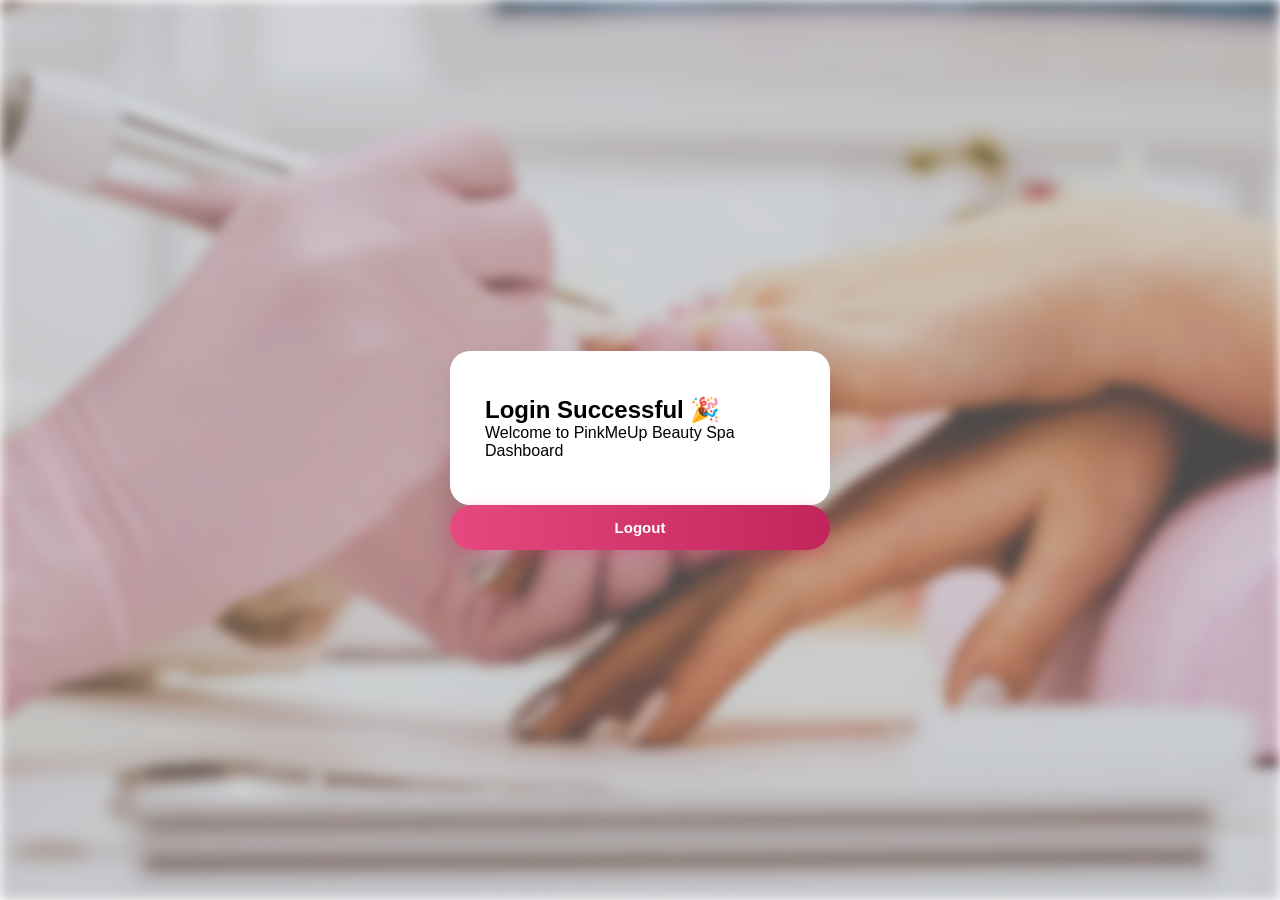
<file: prototype/dashboard.html>
<!DOCTYPE html>
<html lang="en">
<head>
    <meta charset="UTF-8">
    <meta name="viewport" content="width=device-width, initial-scale=1.0">
    <title>Dashboard</title>
    <link rel="stylesheet" href="styler.css">
</head>
<body>

<main class="container">

    <form>
    <section class="login-card">
        <h1>Login Successful 🎉</h1>
        <p>Welcome to PinkMeUp Beauty Spa Dashboard</p>
    </section>

    <button id="logoutBtn">Logout</button>

    </form>
</main>

<script src="script.js"></script>
</body>
</html>
</file>
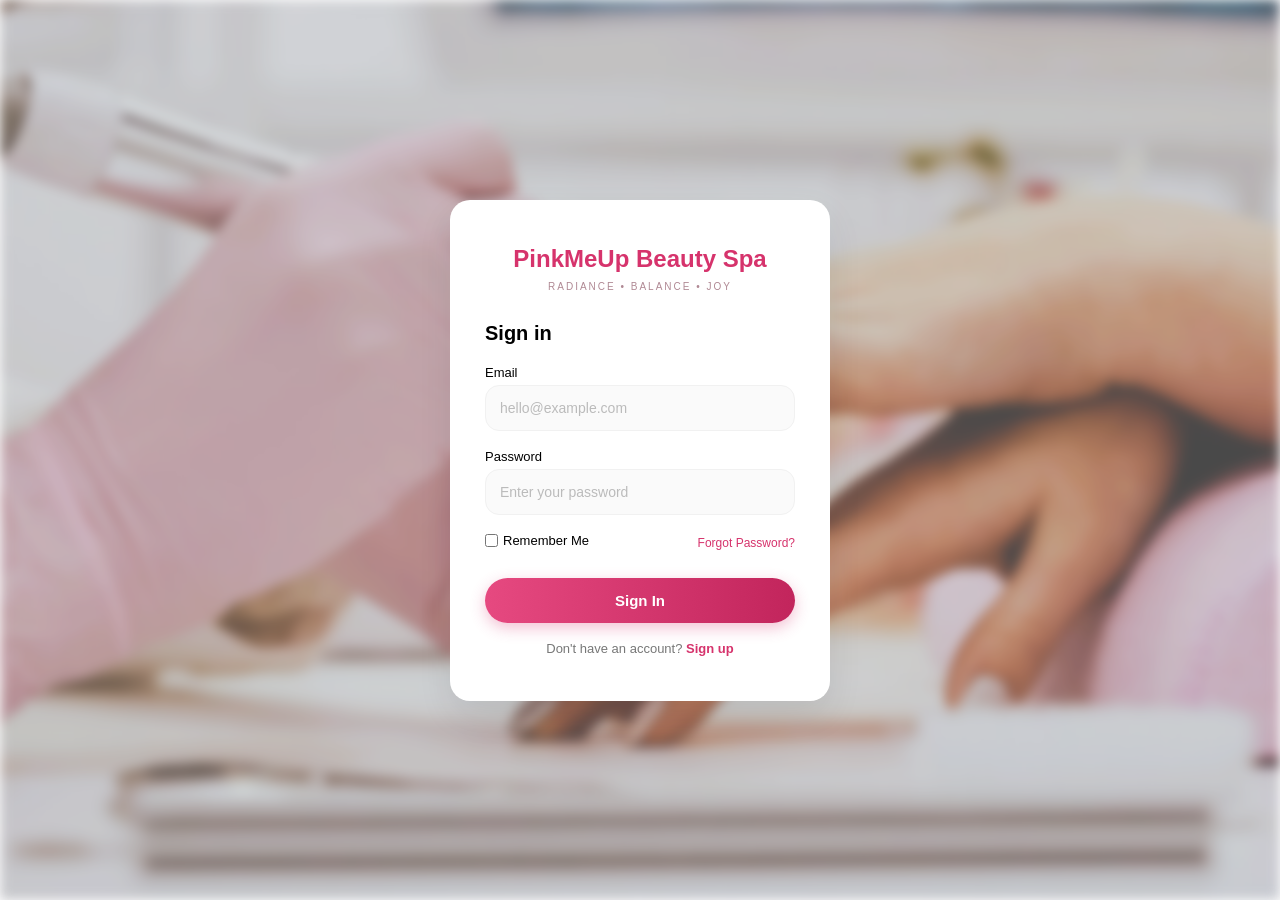
<file: prototype/login.html>
<!DOCTYPE html>
<html lang="en">
<head>
    <meta charset="UTF-8">
    <meta name="viewport" content="width=device-width, initial-scale=1.0">
    <title>Salon Login</title>
    <link rel="stylesheet" href="styler.css">
    
</head>
<body>

<main class="container">

    <section class="login-card">

        <header>
            <h1 class="logo">PinkMeUp Beauty Spa</h1>
            <p class="tagline">RADIANCE • BALANCE • JOY</p>
        </header>

        <h2>Sign in</h2>

        <form>

            <label>Email</label>
            <input type="email" placeholder="hello@example.com">

            <label>Password</label>
            <input type="password" placeholder="Enter your password">

            <section class="options">
                <label class="remember">
                    <input type="checkbox"> Remember Me
                </label>
                <a href="#">Forgot Password?</a>
            </section>

            <button type="submit">Sign In</button>

            <p class="signup">
                Don't have an account? <a href="../signUp.html">Sign up</a>
            </p>

        </form>

    </section>

</main>
<script src="script.js"></script>
</body>
</html>
</file>
<file: prototype/styler.css>
* {
    margin: 0;
    padding: 0;
    box-sizing: border-box;
    font-family: Arial, sans-serif;
}

body {
    height: 100vh;
    display: flex;
    justify-content: center;
    align-items: center;
    position: relative;
    background: none;
}

body::before {
    content: "";
    position: fixed;
    top: 0;
    left: 0;
    width: 100%;
    height: 100%;
    background-image: url('../Icons/nails2.jpg');
    background-size: cover;
    background-position: center;
    background-repeat: no-repeat;
    filter: blur(6px);
    opacity: 0.75;
    z-index: -1;
}

.container {
    width: 100%;
    display: flex;
    justify-content: center;
    align-items: center;
}

.login-card {
    background: #fff;
    padding: 45px 35px;
    width: 380px;
    border-radius: 20px;
    box-shadow: 0 15px 35px rgba(0,0,0,0.08);
}

header {
    text-align: center;
}

.logo {
    color: #d6336c;
    font-size: 24px;
    font-weight: 700;
}

.tagline {
    font-size: 10px;
    color: #b08994;
    letter-spacing: 2px;
    margin: 8px 0 30px;
}

h2 {
    font-size: 20px;
    font-weight: 600;
    margin-bottom: 20px;
}
form {
    display: flex;
    flex-direction: column;
}

label {
    font-size: 13px;
    margin-bottom: 5px;
}

input[type="email"],
input[type="password"] {
    padding: 14px;
    border-radius: 14px;
    border: 1px solid #f1f1f1;
    background: #fafafa;
    margin-bottom: 18px;
    font-size: 14px;
}

input::placeholder {
    color: #bbb;
}

input:focus {
    border: 1px solid #d6336c;
    background: #fff;
}

.options {
    display: flex;
    justify-content: space-between;
    align-items: center;
    font-size: 12px;
    margin-bottom: 25px;
}

.options label {
    display: flex;
    align-items: center;
    gap: 5px;
}

.options a {
    text-decoration: none;
    color: #d6336c;
}

button {
    padding: 14px;
    border: none;
    border-radius: 30px;
    background: linear-gradient(to right, #e64980, #c2255c);
    color: white;
    font-weight: 600;
    font-size: 15px;
    cursor: pointer;
    box-shadow: 0 5px 15px rgba(214, 51, 108, 0.3);
    transition: 0.2s;
}

button:hover {
    transform: translateY(-1px);
}

.signup {
    margin-top: 18px;
    font-size: 13px;
    text-align: center;
    color: #777;
}

.signup a {
    color: #d6336c;
    font-weight: 600;
    text-decoration: none;
}
</file>
